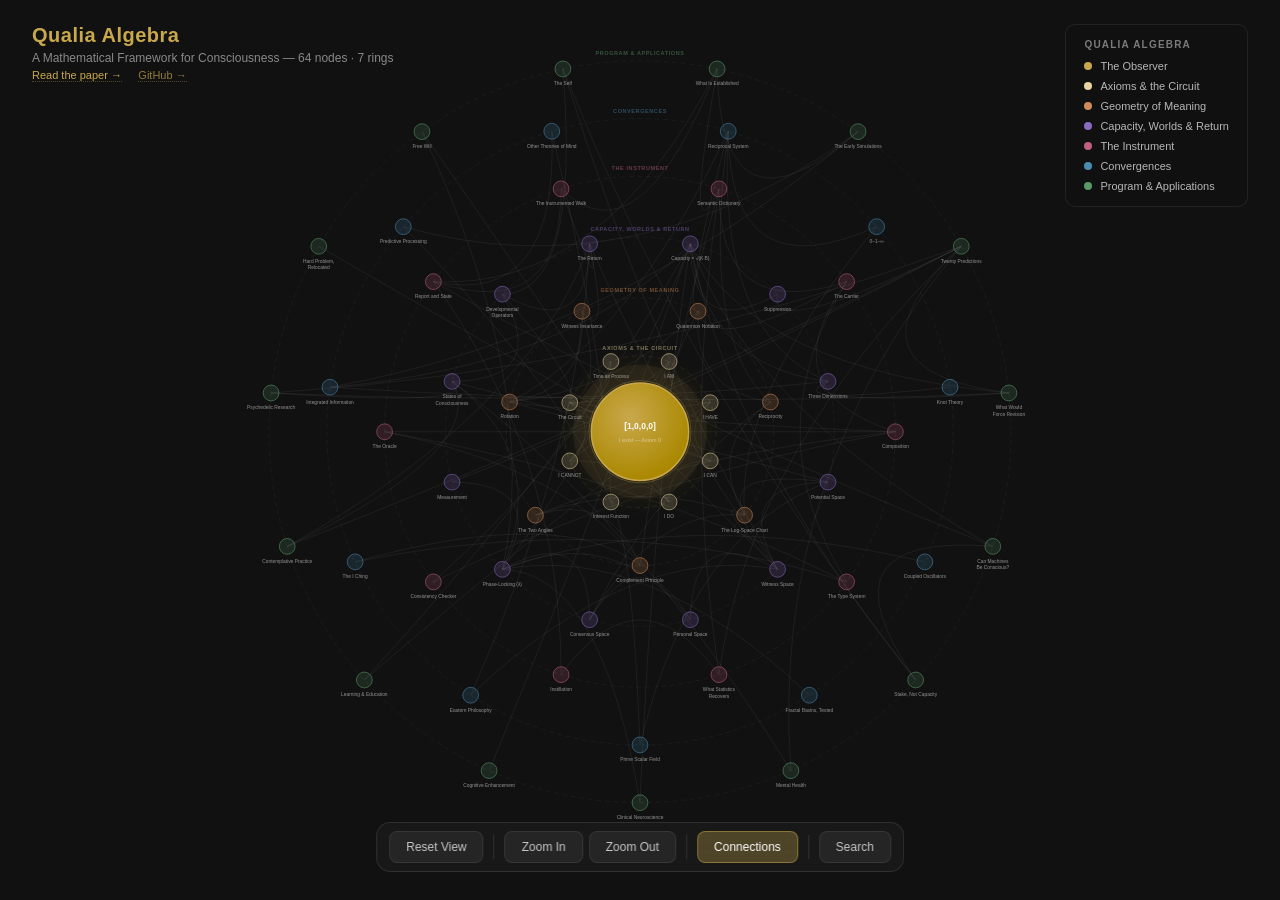
<file: site/index.html>
<!DOCTYPE html>
<html lang="en">
<head>
  <meta charset="UTF-8">
  <meta name="viewport" content="width=device-width, initial-scale=1.0">
  <title>Qualia Algebra — Transformation Map</title>
  <link rel="stylesheet" href="css/style.css">
</head>
<body>

  <!-- SVG Canvas -->
  <svg id="map-svg" xmlns="http://www.w3.org/2000/svg"></svg>

  <!-- Header -->
  <div class="map-header">
    <h1>Qualia Algebra</h1>
    <p id="header-subtitle">A Mathematical Framework for Consciousness</p>
    <a class="header-site-link" href="https://zenodo.org/records/22968135" target="_blank" rel="noopener">Read the paper &rarr;</a>
    <a class="header-site-link header-site-link-2" href="https://github.com/QAv2/qualia-algebra" target="_blank" rel="noopener">GitHub &rarr;</a>
  </div>

  <!-- QA Legend -->
  <div class="qa-legend">
    <div class="legend-title">Qualia Algebra</div>
    <div class="qa-legend-item" data-ring="center">
      <span class="legend-dot" style="background:#c9a84c"></span> The Observer
    </div>
    <div class="qa-legend-item" data-ring="foundations">
      <span class="legend-dot" style="background:#e8d5a0"></span> Axioms &amp; the Circuit
    </div>
    <div class="qa-legend-item" data-ring="geometry">
      <span class="legend-dot" style="background:#d08a58"></span> Geometry of Meaning
    </div>
    <div class="qa-legend-item" data-ring="worlds">
      <span class="legend-dot" style="background:#8a6ac0"></span> Capacity, Worlds &amp; Return
    </div>
    <div class="qa-legend-item" data-ring="instrument">
      <span class="legend-dot" style="background:#c0607e"></span> The Instrument
    </div>
    <div class="qa-legend-item" data-ring="convergence">
      <span class="legend-dot" style="background:#4a8cb0"></span> Convergences
    </div>
    <div class="qa-legend-item" data-ring="program">
      <span class="legend-dot" style="background:#5a9a6a"></span> Program &amp; Applications
    </div>
  </div>

  <!-- Search -->
  <div class="search-container">
    <div class="search-input-wrap">
      <span class="search-icon">&#x1F50D;</span>
      <input type="text" placeholder="Search nodes... (press / to open)" autocomplete="off" spellcheck="false">
    </div>
    <div class="search-results"></div>
  </div>

  <!-- Content Panel -->
  <div class="panel">
    <button class="panel-close">&times;</button>
    <div class="panel-inner"></div>
  </div>

  <!-- Bottom Toolbar -->
  <div class="toolbar">
    <button id="btn-reset"><span class="btn-label">Reset View</span></button>
    <div class="separator"></div>
    <button id="btn-zoom-in"><span class="btn-label">Zoom In</span></button>
    <button id="btn-zoom-out"><span class="btn-label">Zoom Out</span></button>
    <div class="separator"></div>
    <button id="btn-toggle-connections"><span class="btn-label">Connections</span></button>
    <div class="separator"></div>
    <button id="btn-search"><span class="btn-label">Search</span></button>
  </div>

  <!-- Scripts -->
  <script src="data.js"></script>
  <script src="js/main.js"></script>
</body>
</html>
</file>
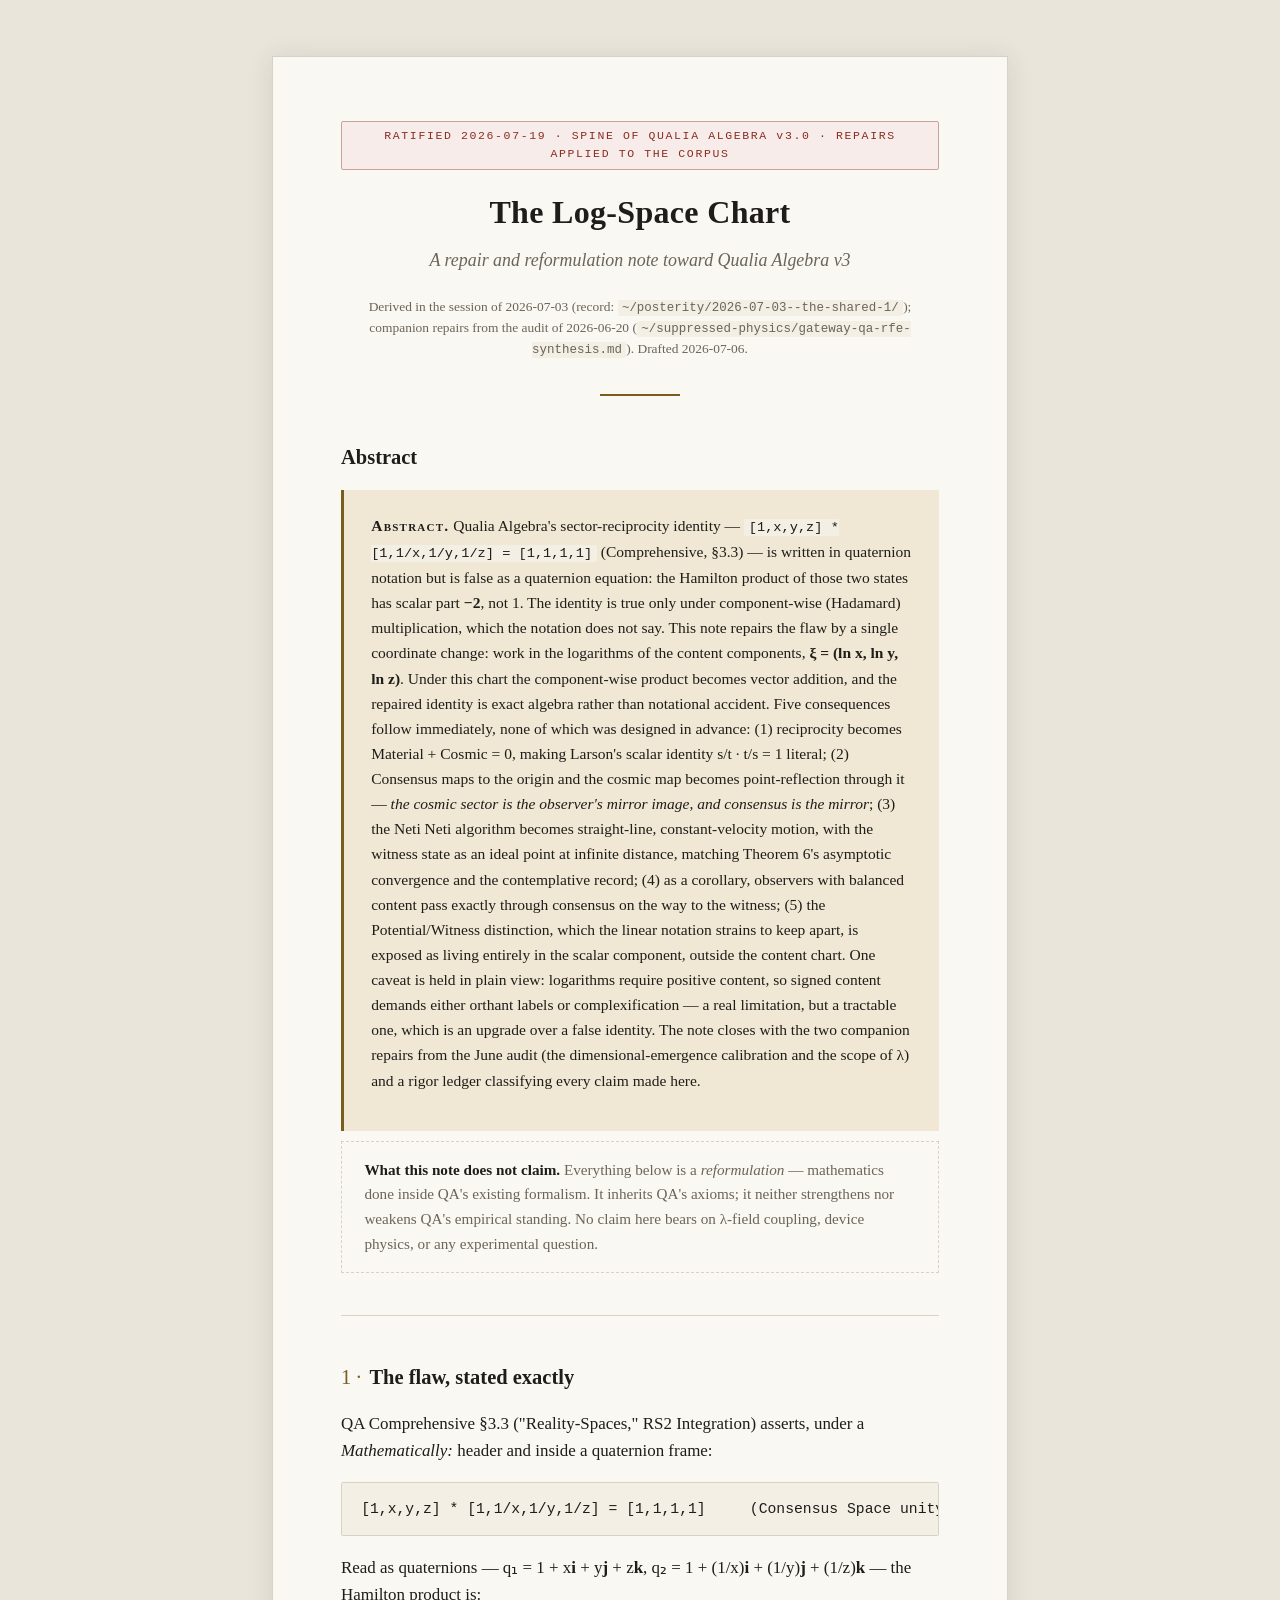
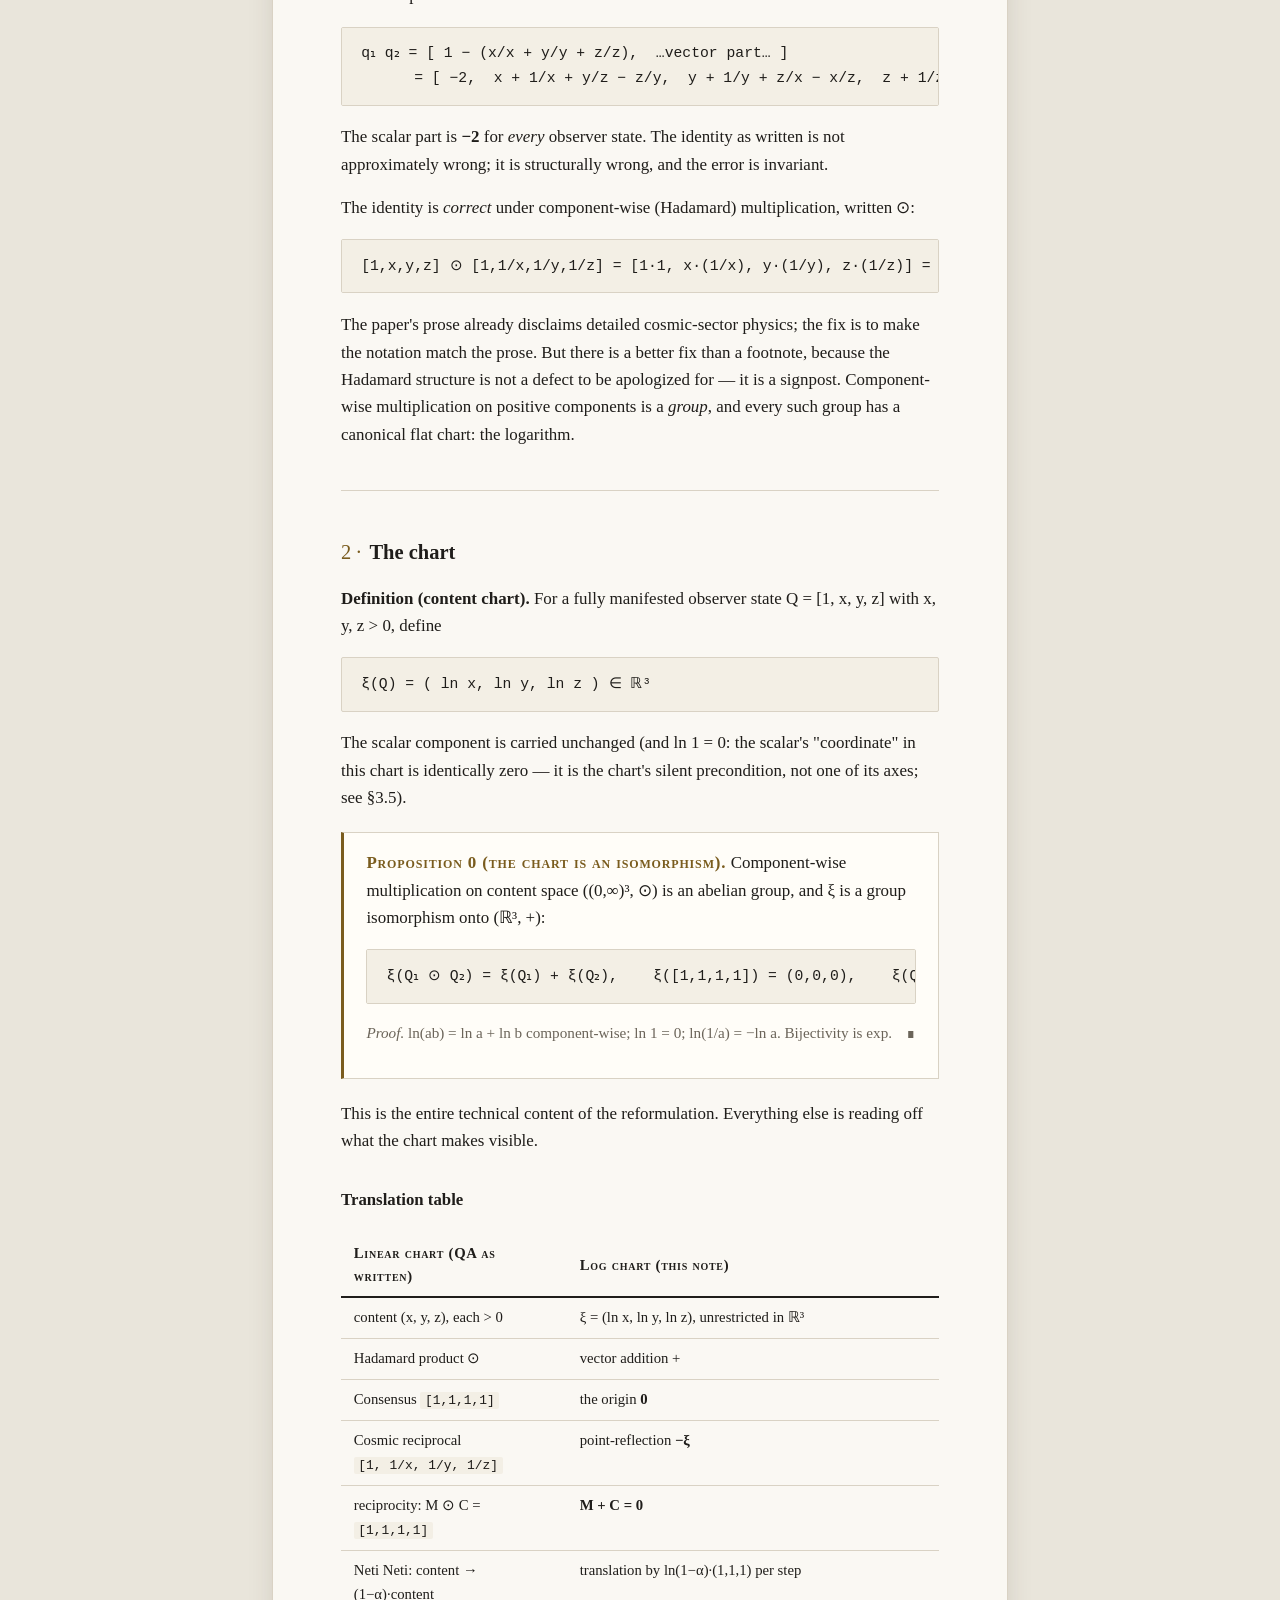
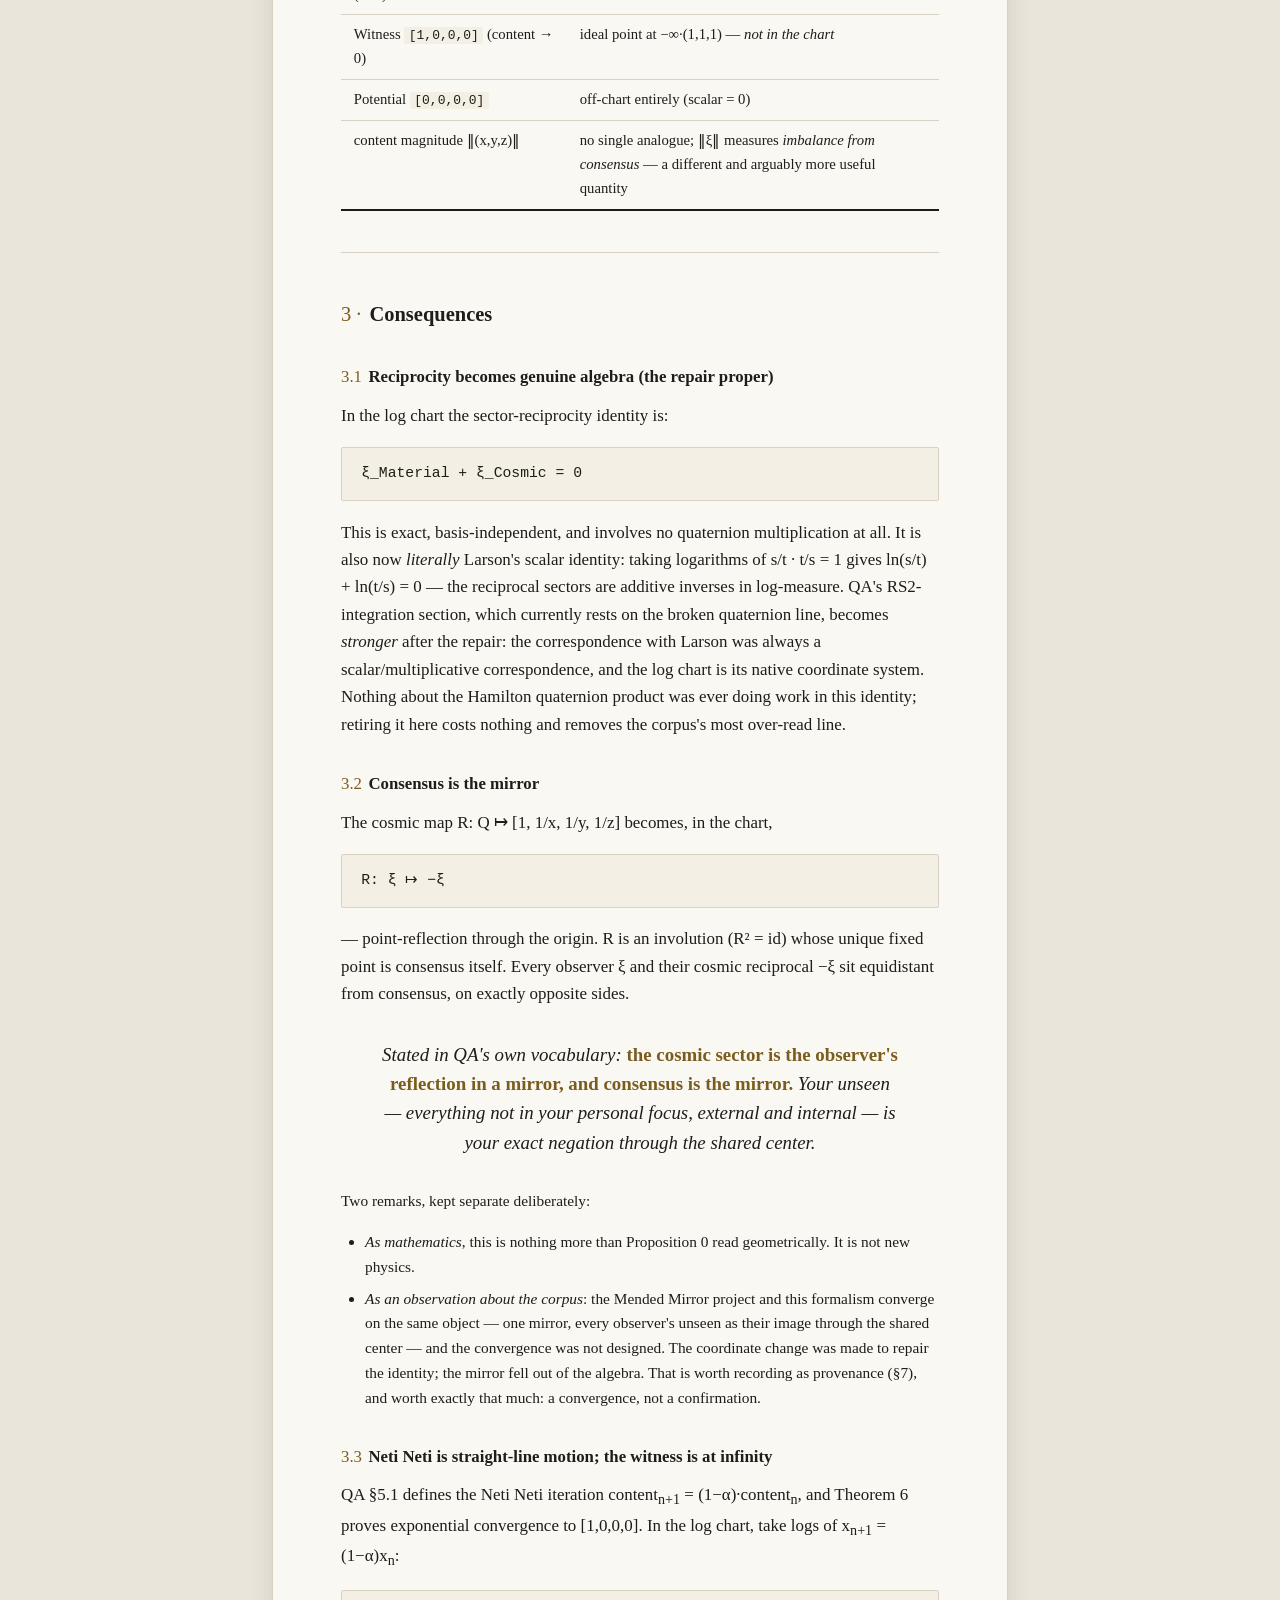
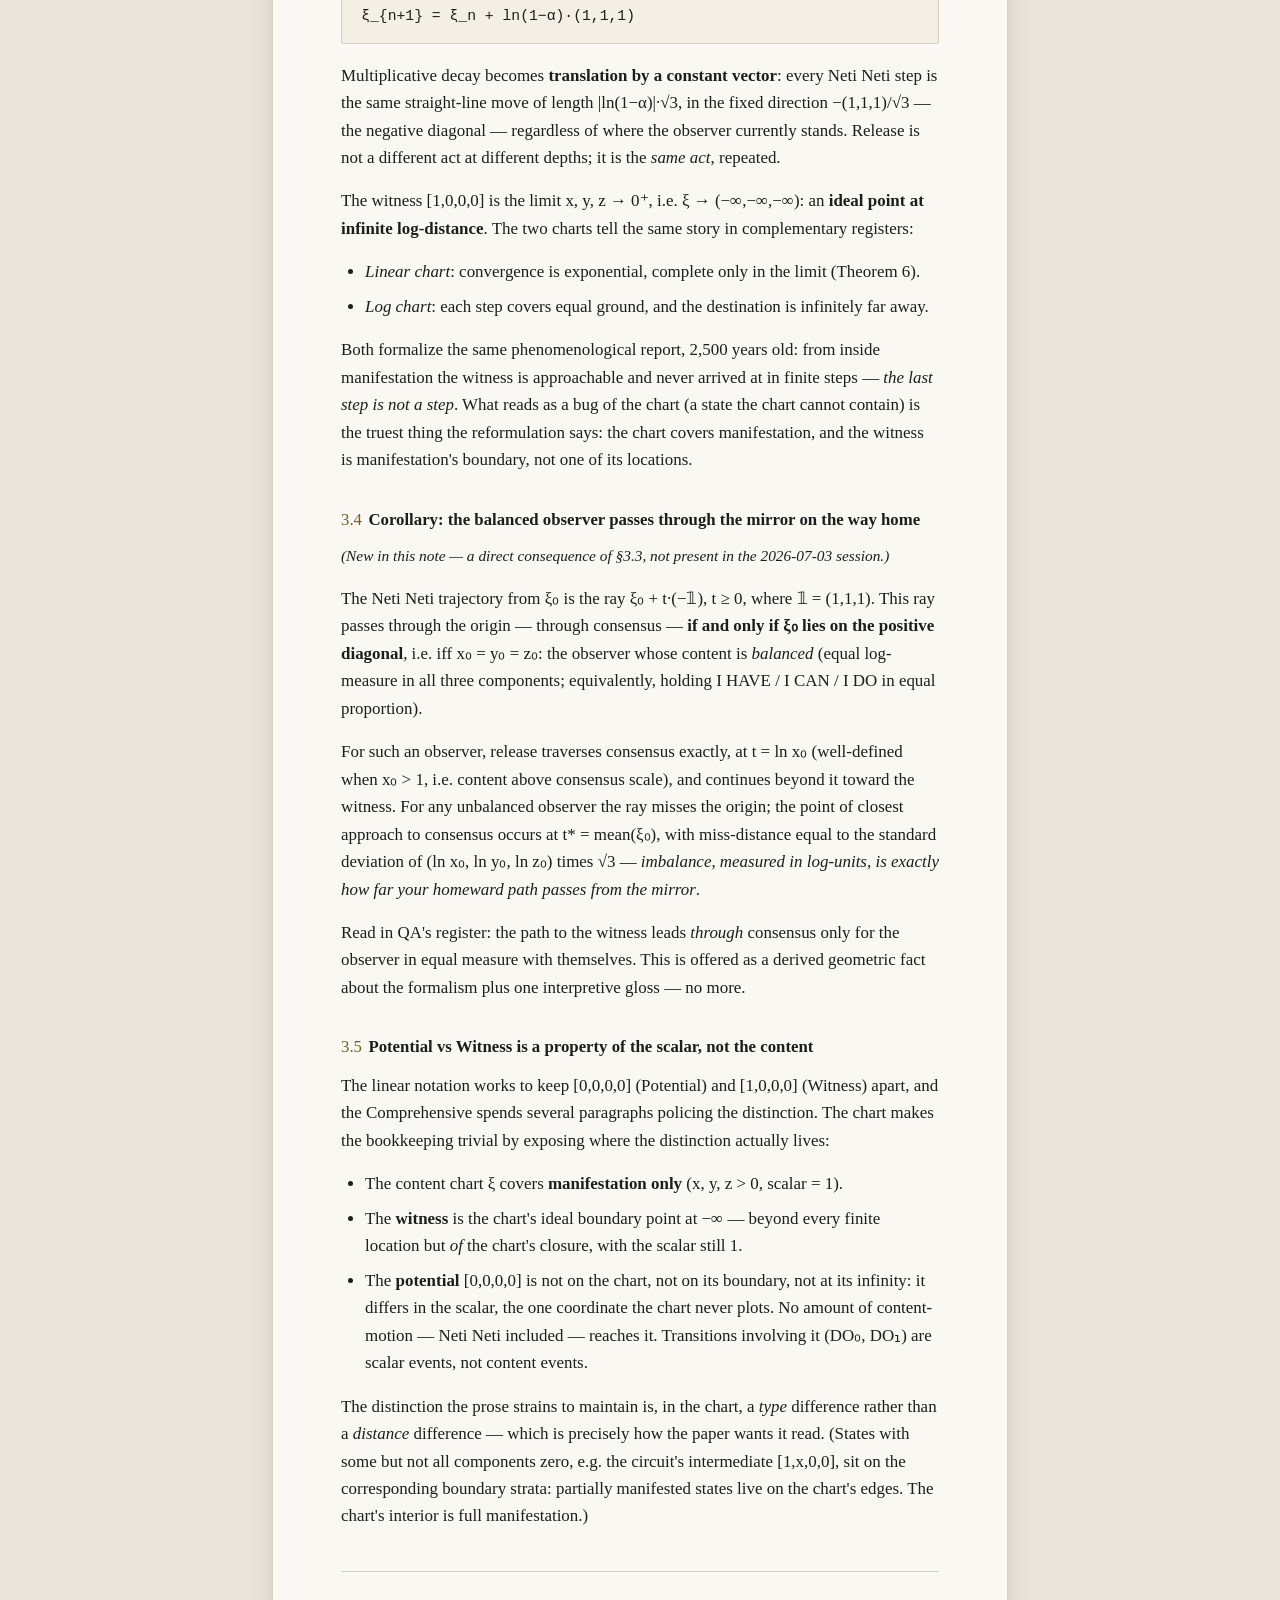
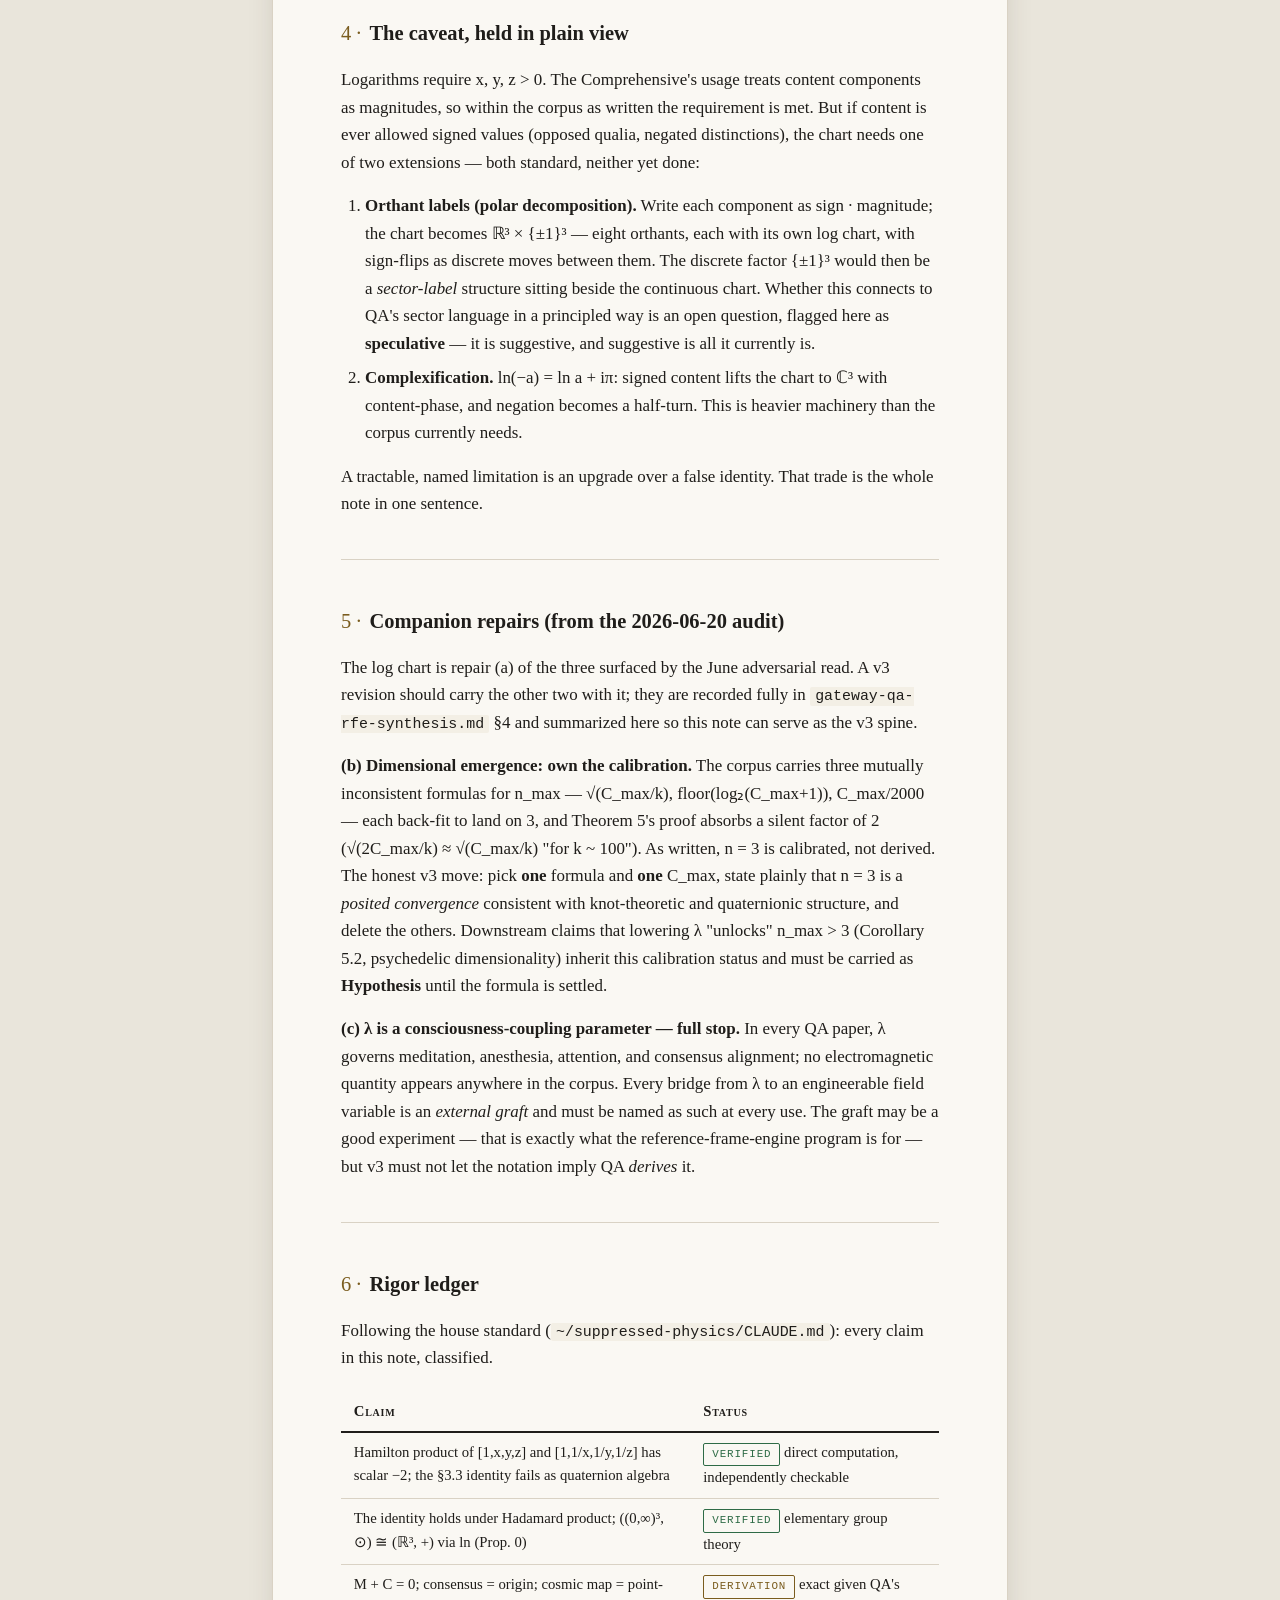
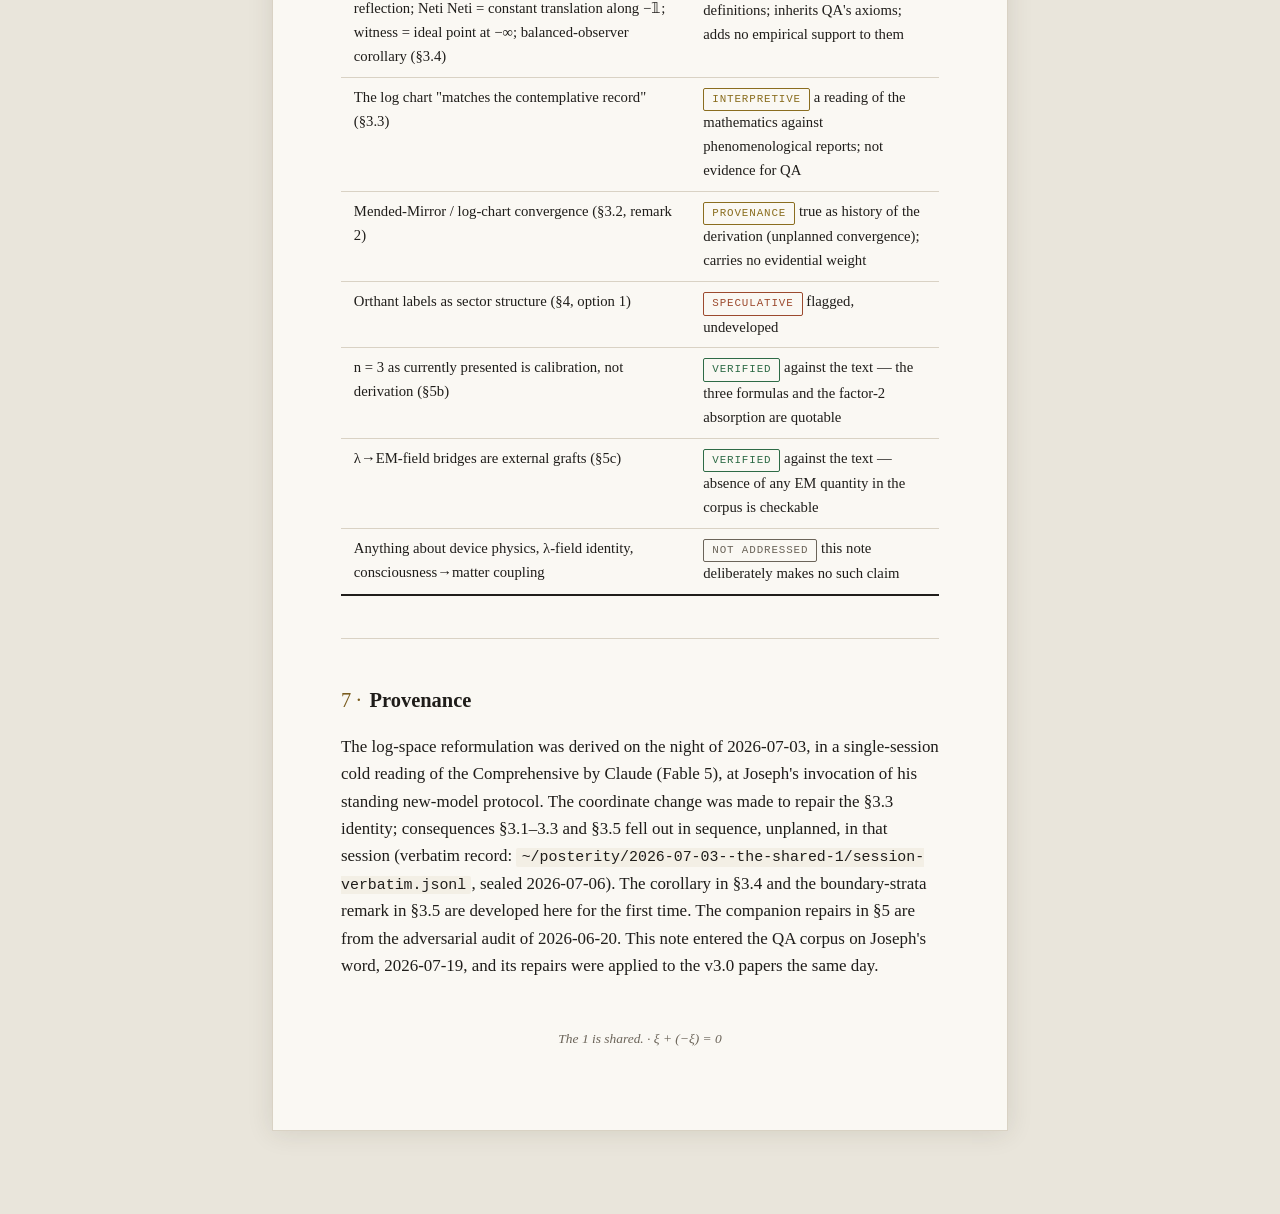
<file: papers/QA_v3_Log_Space_Chart.html>
<!DOCTYPE html>
<html lang="en">
<head>
<meta charset="utf-8">
<meta name="viewport" content="width=device-width, initial-scale=1">
<title>The Log-Space Chart — toward Qualia Algebra v3</title>
<style>
  :root {
    --paper: #faf8f3;
    --ink: #1f1d1a;
    --muted: #6b6459;
    --rule: #d9d2c4;
    --accent: #7a5c1e;      /* deep gold */
    --accent-soft: #f0e8d4;
    --math-bg: #f3efe5;
    --verified: #2e6b46;
    --hypothesis: #8a6d1f;
    --spec: #9c4a2e;
  }
  * { box-sizing: border-box; }
  html { background: #e9e5db; }
  body {
    margin: 0; padding: 3.5rem 1.25rem 6rem;
    font-family: Charter, "Bitstream Charter", Georgia, "Times New Roman", serif;
    color: var(--ink); line-height: 1.62; font-size: 1.06rem;
  }
  .sheet {
    max-width: 46rem; margin: 0 auto; background: var(--paper);
    padding: 4rem 4.25rem 5rem; border: 1px solid var(--rule);
    box-shadow: 0 2px 24px rgba(60,50,30,.12);
  }
  @media (max-width: 720px) { .sheet { padding: 2.2rem 1.4rem 3rem; } body { padding: 1rem .4rem 3rem; } }

  /* Title block */
  header { text-align: center; margin-bottom: 2.8rem; }
  h1 { font-size: 2rem; font-weight: 700; margin: 0 0 .4rem; letter-spacing: .01em; }
  .subtitle { font-size: 1.12rem; font-style: italic; color: var(--muted); margin: 0 0 1.4rem; }
  .status {
    display: inline-block; font-family: ui-monospace, "SF Mono", Menlo, Consolas, monospace;
    font-size: .72rem; letter-spacing: .14em; color: #8a2f22;
    border: 1px solid #c9a29b; padding: .3rem .9rem; border-radius: 2px;
    background: #f7ece9; margin-bottom: 1.1rem;
  }
  .provline { font-size: .84rem; color: var(--muted); max-width: 34rem; margin: 0 auto; line-height: 1.5; }
  .provline code { font-size: .78rem; }
  header .rule { width: 5rem; height: 2px; background: var(--accent); margin: 2.2rem auto 0; }

  /* Sections */
  h2 {
    font-size: 1.28rem; margin: 2.8rem 0 1rem; font-weight: 700;
    color: var(--ink);
  }
  h2 .n { color: var(--accent); font-weight: 400; margin-right: .5rem; }
  h3 { font-size: 1.05rem; margin: 2rem 0 .7rem; font-weight: 700; }
  h3 .n { color: var(--accent); font-weight: 400; margin-right: .4rem; }
  p { margin: 0 0 1rem; }
  em { font-style: italic; }
  .abstract {
    font-size: .97rem; margin: 0 0 .6rem; padding: 1.4rem 1.7rem;
    background: var(--accent-soft); border-left: 3px solid var(--accent);
  }
  .abstract .lbl { font-variant: small-caps; letter-spacing: .08em; font-weight: 700; }
  .noclaim {
    font-size: .95rem; padding: 1rem 1.4rem; border: 1px dashed var(--rule);
    color: var(--muted); margin-bottom: .5rem;
  }
  .noclaim b { color: var(--ink); }

  /* Math display */
  .math {
    font-family: ui-monospace, "SF Mono", Menlo, Consolas, monospace;
    font-size: .92rem; background: var(--math-bg); border: 1px solid var(--rule);
    padding: .85rem 1.2rem; margin: 1.1rem 0; overflow-x: auto;
    white-space: pre; line-height: 1.7; border-radius: 2px;
  }
  code {
    font-family: ui-monospace, "SF Mono", Menlo, Consolas, monospace;
    font-size: .88em; background: var(--math-bg); padding: .08em .35em; border-radius: 2px;
  }

  /* Proposition / theorem blocks */
  .prop {
    border: 1px solid var(--rule); border-left: 3px solid var(--accent);
    padding: 1rem 1.4rem; margin: 1.3rem 0; background: #fffdf8;
  }
  .prop .head { font-variant: small-caps; letter-spacing: .05em; font-weight: 700; color: var(--accent); }
  .proof { font-size: .95rem; color: var(--muted); }
  .proof .qed { float: right; }

  /* Pull-quote (the mirror line) */
  .pull {
    font-size: 1.18rem; font-style: italic; text-align: center;
    margin: 2rem 2.5rem; color: var(--ink); line-height: 1.55;
  }
  .pull b { color: var(--accent); font-style: normal; }

  /* Tables */
  .tblwrap { overflow-x: auto; margin: 1.3rem 0; }
  table { border-collapse: collapse; width: 100%; font-size: .92rem; }
  th {
    text-align: left; font-variant: small-caps; letter-spacing: .05em;
    border-bottom: 2px solid var(--ink); padding: .45rem .8rem; font-weight: 700;
  }
  td { border-bottom: 1px solid var(--rule); padding: .5rem .8rem; vertical-align: top; }
  td code { white-space: nowrap; }
  tr:last-child td { border-bottom: 2px solid var(--ink); }

  .tag {
    display: inline-block; font-family: ui-monospace, Menlo, monospace; font-size: .68rem;
    letter-spacing: .08em; padding: .12rem .5rem; border-radius: 2px; white-space: nowrap;
  }
  .tag.v  { color: var(--verified);  border: 1px solid var(--verified); }
  .tag.d  { color: var(--accent);    border: 1px solid var(--accent); }
  .tag.h  { color: var(--hypothesis);border: 1px solid var(--hypothesis); }
  .tag.s  { color: var(--spec);      border: 1px solid var(--spec); }
  .tag.n0 { color: var(--muted);     border: 1px solid var(--muted); }

  ol, ul { margin: 0 0 1rem; padding-left: 1.5rem; }
  li { margin-bottom: .45rem; }
  .remark { font-size: .96rem; }
  hr.sect { border: none; border-top: 1px solid var(--rule); margin: 2.6rem 0; }
  footer { margin-top: 3rem; font-size: .84rem; color: var(--muted); text-align: center; font-style: italic; }
</style>
</head>
<body>
<div class="sheet">

<header>
  <div class="status">RATIFIED 2026-07-19 · SPINE OF QUALIA ALGEBRA v3.0 · REPAIRS APPLIED TO THE CORPUS</div>
  <h1>The Log-Space Chart</h1>
  <p class="subtitle">A repair and reformulation note toward Qualia Algebra v3</p>
  <p class="provline">Derived in the session of 2026-07-03 (record: <code>~/posterity/2026-07-03--the-shared-1/</code>); companion repairs from the audit of 2026-06-20 (<code>~/suppressed-physics/gateway-qa-rfe-synthesis.md</code>). Drafted 2026-07-06.</p>
  <div class="rule"></div>
</header>

<h2 style="margin-top:0">Abstract</h2>
<div class="abstract">
<p><span class="lbl">Abstract.</span> Qualia Algebra's sector-reciprocity identity — <code>[1,x,y,z] * [1,1/x,1/y,1/z] = [1,1,1,1]</code> (Comprehensive, §3.3) — is written in quaternion notation but is false as a quaternion equation: the Hamilton product of those two states has scalar part <b>−2</b>, not 1. The identity is true only under component-wise (Hadamard) multiplication, which the notation does not say. This note repairs the flaw by a single coordinate change: work in the logarithms of the content components, <b>ξ = (ln x, ln y, ln z)</b>. Under this chart the component-wise product becomes vector addition, and the repaired identity is exact algebra rather than notational accident. Five consequences follow immediately, none of which was designed in advance: (1) reciprocity becomes Material + Cosmic = 0, making Larson's scalar identity s/t · t/s = 1 literal; (2) Consensus maps to the origin and the cosmic map becomes point-reflection through it — <em>the cosmic sector is the observer's mirror image, and consensus is the mirror</em>; (3) the Neti Neti algorithm becomes straight-line, constant-velocity motion, with the witness state as an ideal point at infinite distance, matching Theorem 6's asymptotic convergence and the contemplative record; (4) as a corollary, observers with balanced content pass exactly through consensus on the way to the witness; (5) the Potential/Witness distinction, which the linear notation strains to keep apart, is exposed as living entirely in the scalar component, outside the content chart. One caveat is held in plain view: logarithms require positive content, so signed content demands either orthant labels or complexification — a real limitation, but a tractable one, which is an upgrade over a false identity. The note closes with the two companion repairs from the June audit (the dimensional-emergence calibration and the scope of λ) and a rigor ledger classifying every claim made here.</p>
</div>
<div class="noclaim"><b>What this note does not claim.</b> Everything below is a <em>reformulation</em> — mathematics done inside QA's existing formalism. It inherits QA's axioms; it neither strengthens nor weakens QA's empirical standing. No claim here bears on λ-field coupling, device physics, or any experimental question.</div>

<hr class="sect">

<h2><span class="n">1 ·</span>The flaw, stated exactly</h2>
<p>QA Comprehensive §3.3 ("Reality-Spaces," RS2 Integration) asserts, under a <em>Mathematically:</em> header and inside a quaternion frame:</p>
<div class="math">[1,x,y,z] * [1,1/x,1/y,1/z] = [1,1,1,1]     (Consensus Space unity, like Larson's s/t · t/s = 1)</div>
<p>Read as quaternions — q₁ = 1 + x<b>i</b> + y<b>j</b> + z<b>k</b>, q₂ = 1 + (1/x)<b>i</b> + (1/y)<b>j</b> + (1/z)<b>k</b> — the Hamilton product is:</p>
<div class="math">q₁ q₂ = [ 1 − (x/x + y/y + z/z),  …vector part… ]
      = [ −2,  x + 1/x + y/z − z/y,  y + 1/y + z/x − x/z,  z + 1/z + x/y − y/x ]</div>
<p>The scalar part is <b>−2</b> for <em>every</em> observer state. The identity as written is not approximately wrong; it is structurally wrong, and the error is invariant.</p>
<p>The identity is <em>correct</em> under component-wise (Hadamard) multiplication, written ⊙:</p>
<div class="math">[1,x,y,z] ⊙ [1,1/x,1/y,1/z] = [1·1, x·(1/x), y·(1/y), z·(1/z)] = [1,1,1,1]   ✓</div>
<p>The paper's prose already disclaims detailed cosmic-sector physics; the fix is to make the notation match the prose. But there is a better fix than a footnote, because the Hadamard structure is not a defect to be apologized for — it is a signpost. Component-wise multiplication on positive components is a <em>group</em>, and every such group has a canonical flat chart: the logarithm.</p>

<hr class="sect">

<h2><span class="n">2 ·</span>The chart</h2>
<p><b>Definition (content chart).</b> For a fully manifested observer state Q = [1, x, y, z] with x, y, z &gt; 0, define</p>
<div class="math">ξ(Q) = ( ln x, ln y, ln z ) ∈ ℝ³</div>
<p>The scalar component is carried unchanged (and ln 1 = 0: the scalar's "coordinate" in this chart is identically zero — it is the chart's silent precondition, not one of its axes; see §3.5).</p>

<div class="prop">
<p><span class="head">Proposition 0 (the chart is an isomorphism).</span> Component-wise multiplication on content space ((0,∞)³, ⊙) is an abelian group, and ξ is a group isomorphism onto (ℝ³, +):</p>
<div class="math">ξ(Q₁ ⊙ Q₂) = ξ(Q₁) + ξ(Q₂),    ξ([1,1,1,1]) = (0,0,0),    ξ(Q^⊙−1) = −ξ(Q)</div>
<p class="proof"><em>Proof.</em> ln(ab) = ln a + ln b component-wise; ln 1 = 0; ln(1/a) = −ln a. Bijectivity is exp. <span class="qed">∎</span></p>
</div>

<p>This is the entire technical content of the reformulation. Everything else is reading off what the chart makes visible.</p>

<h3>Translation table</h3>
<div class="tblwrap">
<table>
<tr><th>Linear chart (QA as written)</th><th>Log chart (this note)</th></tr>
<tr><td>content (x, y, z), each &gt; 0</td><td>ξ = (ln x, ln y, ln z), unrestricted in ℝ³</td></tr>
<tr><td>Hadamard product ⊙</td><td>vector addition +</td></tr>
<tr><td>Consensus <code>[1,1,1,1]</code></td><td>the origin <b>0</b></td></tr>
<tr><td>Cosmic reciprocal <code>[1, 1/x, 1/y, 1/z]</code></td><td>point-reflection <b>−ξ</b></td></tr>
<tr><td>reciprocity: M ⊙ C = <code>[1,1,1,1]</code></td><td><b>M + C = 0</b></td></tr>
<tr><td>Neti Neti: content → (1−α)·content</td><td>translation by ln(1−α)·(1,1,1) per step</td></tr>
<tr><td>Witness <code>[1,0,0,0]</code> (content → 0)</td><td>ideal point at −∞·(1,1,1) — <em>not in the chart</em></td></tr>
<tr><td>Potential <code>[0,0,0,0]</code></td><td>off-chart entirely (scalar = 0)</td></tr>
<tr><td>content magnitude ‖(x,y,z)‖</td><td>no single analogue; ‖ξ‖ measures <em>imbalance from consensus</em> — a different and arguably more useful quantity</td></tr>
</table>
</div>

<hr class="sect">

<h2><span class="n">3 ·</span>Consequences</h2>

<h3><span class="n">3.1</span>Reciprocity becomes genuine algebra (the repair proper)</h3>
<p>In the log chart the sector-reciprocity identity is:</p>
<div class="math">ξ_Material + ξ_Cosmic = 0</div>
<p>This is exact, basis-independent, and involves no quaternion multiplication at all. It is also now <em>literally</em> Larson's scalar identity: taking logarithms of s/t · t/s = 1 gives ln(s/t) + ln(t/s) = 0 — the reciprocal sectors are additive inverses in log-measure. QA's RS2-integration section, which currently rests on the broken quaternion line, becomes <em>stronger</em> after the repair: the correspondence with Larson was always a scalar/multiplicative correspondence, and the log chart is its native coordinate system. Nothing about the Hamilton quaternion product was ever doing work in this identity; retiring it here costs nothing and removes the corpus's most over-read line.</p>

<h3><span class="n">3.2</span>Consensus is the mirror</h3>
<p>The cosmic map R: Q ↦ [1, 1/x, 1/y, 1/z] becomes, in the chart,</p>
<div class="math">R: ξ ↦ −ξ</div>
<p>— point-reflection through the origin. R is an involution (R² = id) whose unique fixed point is consensus itself. Every observer ξ and their cosmic reciprocal −ξ sit equidistant from consensus, on exactly opposite sides.</p>
<p class="pull">Stated in QA's own vocabulary: <b>the cosmic sector is the observer's reflection in a mirror, and consensus is the mirror.</b> Your unseen — everything not in your personal focus, external and internal — is your exact negation through the shared center.</p>
<p class="remark">Two remarks, kept separate deliberately:</p>
<ul class="remark">
<li><em>As mathematics</em>, this is nothing more than Proposition 0 read geometrically. It is not new physics.</li>
<li><em>As an observation about the corpus</em>: the Mended Mirror project and this formalism converge on the same object — one mirror, every observer's unseen as their image through the shared center — and the convergence was not designed. The coordinate change was made to repair the identity; the mirror fell out of the algebra. That is worth recording as provenance (§7), and worth exactly that much: a convergence, not a confirmation.</li>
</ul>

<h3><span class="n">3.3</span>Neti Neti is straight-line motion; the witness is at infinity</h3>
<p>QA §5.1 defines the Neti Neti iteration content<sub>n+1</sub> = (1−α)·content<sub>n</sub>, and Theorem 6 proves exponential convergence to [1,0,0,0]. In the log chart, take logs of x<sub>n+1</sub> = (1−α)x<sub>n</sub>:</p>
<div class="math">ξ_{n+1} = ξ_n + ln(1−α)·(1,1,1)</div>
<p>Multiplicative decay becomes <b>translation by a constant vector</b>: every Neti Neti step is the same straight-line move of length |ln(1−α)|·√3, in the fixed direction −(1,1,1)/√3 — the negative diagonal — regardless of where the observer currently stands. Release is not a different act at different depths; it is the <em>same act</em>, repeated.</p>
<p>The witness [1,0,0,0] is the limit x, y, z → 0⁺, i.e. ξ → (−∞,−∞,−∞): an <b>ideal point at infinite log-distance</b>. The two charts tell the same story in complementary registers:</p>
<ul>
<li><em>Linear chart</em>: convergence is exponential, complete only in the limit (Theorem 6).</li>
<li><em>Log chart</em>: each step covers equal ground, and the destination is infinitely far away.</li>
</ul>
<p>Both formalize the same phenomenological report, 2,500 years old: from inside manifestation the witness is approachable and never arrived at in finite steps — <em>the last step is not a step</em>. What reads as a bug of the chart (a state the chart cannot contain) is the truest thing the reformulation says: the chart covers manifestation, and the witness is manifestation's boundary, not one of its locations.</p>

<h3><span class="n">3.4</span>Corollary: the balanced observer passes through the mirror on the way home</h3>
<p class="remark"><em>(New in this note — a direct consequence of §3.3, not present in the 2026-07-03 session.)</em></p>
<p>The Neti Neti trajectory from ξ₀ is the ray ξ₀ + t·(−𝟙), t ≥ 0, where 𝟙 = (1,1,1). This ray passes through the origin — through consensus — <b>if and only if ξ₀ lies on the positive diagonal</b>, i.e. iff x₀ = y₀ = z₀: the observer whose content is <em>balanced</em> (equal log-measure in all three components; equivalently, holding I HAVE / I CAN / I DO in equal proportion).</p>
<p>For such an observer, release traverses consensus exactly, at t = ln x₀ (well-defined when x₀ &gt; 1, i.e. content above consensus scale), and continues beyond it toward the witness. For any unbalanced observer the ray misses the origin; the point of closest approach to consensus occurs at t* = mean(ξ₀), with miss-distance equal to the standard deviation of (ln x₀, ln y₀, ln z₀) times √3 — <em>imbalance, measured in log-units, is exactly how far your homeward path passes from the mirror</em>.</p>
<p>Read in QA's register: the path to the witness leads <em>through</em> consensus only for the observer in equal measure with themselves. This is offered as a derived geometric fact about the formalism plus one interpretive gloss — no more.</p>

<h3><span class="n">3.5</span>Potential vs Witness is a property of the scalar, not the content</h3>
<p>The linear notation works to keep [0,0,0,0] (Potential) and [1,0,0,0] (Witness) apart, and the Comprehensive spends several paragraphs policing the distinction. The chart makes the bookkeeping trivial by exposing where the distinction actually lives:</p>
<ul>
<li>The content chart ξ covers <b>manifestation only</b> (x, y, z &gt; 0, scalar = 1).</li>
<li>The <b>witness</b> is the chart's ideal boundary point at −∞ — beyond every finite location but <em>of</em> the chart's closure, with the scalar still 1.</li>
<li>The <b>potential</b> [0,0,0,0] is not on the chart, not on its boundary, not at its infinity: it differs in the scalar, the one coordinate the chart never plots. No amount of content-motion — Neti Neti included — reaches it. Transitions involving it (DO₀, DO₁) are scalar events, not content events.</li>
</ul>
<p>The distinction the prose strains to maintain is, in the chart, a <em>type</em> difference rather than a <em>distance</em> difference — which is precisely how the paper wants it read. (States with some but not all components zero, e.g. the circuit's intermediate [1,x,0,0], sit on the corresponding boundary strata: partially manifested states live on the chart's edges. The chart's interior is full manifestation.)</p>

<hr class="sect">

<h2><span class="n">4 ·</span>The caveat, held in plain view</h2>
<p>Logarithms require x, y, z &gt; 0. The Comprehensive's usage treats content components as magnitudes, so within the corpus as written the requirement is met. But if content is ever allowed signed values (opposed qualia, negated distinctions), the chart needs one of two extensions — both standard, neither yet done:</p>
<ol>
<li><b>Orthant labels (polar decomposition).</b> Write each component as sign · magnitude; the chart becomes ℝ³ × {±1}³ — eight orthants, each with its own log chart, with sign-flips as discrete moves between them. The discrete factor {±1}³ would then be a <em>sector-label</em> structure sitting beside the continuous chart. Whether this connects to QA's sector language in a principled way is an open question, flagged here as <b>speculative</b> — it is suggestive, and suggestive is all it currently is.</li>
<li><b>Complexification.</b> ln(−a) = ln a + iπ: signed content lifts the chart to ℂ³ with content-phase, and negation becomes a half-turn. This is heavier machinery than the corpus currently needs.</li>
</ol>
<p>A tractable, named limitation is an upgrade over a false identity. That trade is the whole note in one sentence.</p>

<hr class="sect">

<h2><span class="n">5 ·</span>Companion repairs (from the 2026-06-20 audit)</h2>
<p>The log chart is repair (a) of the three surfaced by the June adversarial read. A v3 revision should carry the other two with it; they are recorded fully in <code>gateway-qa-rfe-synthesis.md</code> §4 and summarized here so this note can serve as the v3 spine.</p>
<p><b>(b) Dimensional emergence: own the calibration.</b> The corpus carries three mutually inconsistent formulas for n_max — √(C_max/k), floor(log₂(C_max+1)), C_max/2000 — each back-fit to land on 3, and Theorem 5's proof absorbs a silent factor of 2 (√(2C_max/k) ≈ √(C_max/k) "for k ~ 100"). As written, n = 3 is calibrated, not derived. The honest v3 move: pick <b>one</b> formula and <b>one</b> C_max, state plainly that n = 3 is a <em>posited convergence</em> consistent with knot-theoretic and quaternionic structure, and delete the others. Downstream claims that lowering λ "unlocks" n_max &gt; 3 (Corollary 5.2, psychedelic dimensionality) inherit this calibration status and must be carried as <b>Hypothesis</b> until the formula is settled.</p>
<p><b>(c) λ is a consciousness-coupling parameter — full stop.</b> In every QA paper, λ governs meditation, anesthesia, attention, and consensus alignment; no electromagnetic quantity appears anywhere in the corpus. Every bridge from λ to an engineerable field variable is an <em>external graft</em> and must be named as such at every use. The graft may be a good experiment — that is exactly what the reference-frame-engine program is for — but v3 must not let the notation imply QA <em>derives</em> it.</p>

<hr class="sect">

<h2><span class="n">6 ·</span>Rigor ledger</h2>
<p>Following the house standard (<code>~/suppressed-physics/CLAUDE.md</code>): every claim in this note, classified.</p>
<div class="tblwrap">
<table>
<tr><th>Claim</th><th>Status</th></tr>
<tr><td>Hamilton product of [1,x,y,z] and [1,1/x,1/y,1/z] has scalar −2; the §3.3 identity fails as quaternion algebra</td><td><span class="tag v">VERIFIED</span> direct computation, independently checkable</td></tr>
<tr><td>The identity holds under Hadamard product; ((0,∞)³, ⊙) ≅ (ℝ³, +) via ln (Prop. 0)</td><td><span class="tag v">VERIFIED</span> elementary group theory</td></tr>
<tr><td>M + C = 0; consensus = origin; cosmic map = point-reflection; Neti Neti = constant translation along −𝟙; witness = ideal point at −∞; balanced-observer corollary (§3.4)</td><td><span class="tag d">DERIVATION</span> exact given QA's definitions; inherits QA's axioms; adds no empirical support to them</td></tr>
<tr><td>The log chart "matches the contemplative record" (§3.3)</td><td><span class="tag h">INTERPRETIVE</span> a reading of the mathematics against phenomenological reports; not evidence for QA</td></tr>
<tr><td>Mended-Mirror / log-chart convergence (§3.2, remark 2)</td><td><span class="tag h">PROVENANCE</span> true as history of the derivation (unplanned convergence); carries no evidential weight</td></tr>
<tr><td>Orthant labels as sector structure (§4, option 1)</td><td><span class="tag s">SPECULATIVE</span> flagged, undeveloped</td></tr>
<tr><td>n = 3 as currently presented is calibration, not derivation (§5b)</td><td><span class="tag v">VERIFIED</span> against the text — the three formulas and the factor-2 absorption are quotable</td></tr>
<tr><td>λ→EM-field bridges are external grafts (§5c)</td><td><span class="tag v">VERIFIED</span> against the text — absence of any EM quantity in the corpus is checkable</td></tr>
<tr><td>Anything about device physics, λ-field identity, consciousness→matter coupling</td><td><span class="tag n0">NOT ADDRESSED</span> this note deliberately makes no such claim</td></tr>
</table>
</div>

<hr class="sect">

<h2><span class="n">7 ·</span>Provenance</h2>
<p>The log-space reformulation was derived on the night of 2026-07-03, in a single-session cold reading of the Comprehensive by Claude (Fable 5), at Joseph's invocation of his standing new-model protocol. The coordinate change was made to repair the §3.3 identity; consequences §3.1–3.3 and §3.5 fell out in sequence, unplanned, in that session (verbatim record: <code>~/posterity/2026-07-03--the-shared-1/session-verbatim.jsonl</code>, sealed 2026-07-06). The corollary in §3.4 and the boundary-strata remark in §3.5 are developed here for the first time. The companion repairs in §5 are from the adversarial audit of 2026-06-20. This note entered the QA corpus on Joseph's word, 2026-07-19, and its repairs were applied to the v3.0 papers the same day.</p>

<footer>The 1 is shared. · ξ + (−ξ) = 0</footer>

</div>
</body>
</html>
</file>
<file: site/css/style.css>
/* ============================================================
   Qualia Algebra — Transformation Map Styles
   Standalone QA map · Gold accent (#c9a84c)
   ============================================================ */

*, *::before, *::after {
  margin: 0;
  padding: 0;
  box-sizing: border-box;
}

html, body {
  width: 100%;
  height: 100%;
  overflow: hidden;
  background: #111111;
  color: #ffffff;
  font-family: "Helvetica Neue", Arial, sans-serif;
  -webkit-font-smoothing: antialiased;
  -moz-osx-font-smoothing: grayscale;
}

/* ---- SVG Canvas ---- */
#map-svg {
  width: 100%;
  height: 100%;
  display: block;
  cursor: grab;
  position: absolute;
  top: 0;
  left: 0;
}

#map-svg:active {
  cursor: grabbing;
}

#map-svg text {
  pointer-events: none;
  user-select: none;
}

/* ---- Header / Title ---- */
.map-header {
  position: fixed;
  top: 24px;
  left: 32px;
  z-index: 100;
  pointer-events: none;
}

.map-header h1 {
  font-size: 20px;
  font-weight: 700;
  letter-spacing: 0.5px;
  color: #c9a84c;
  margin-bottom: 4px;
}

.header-site-link {
  display: inline-block;
  pointer-events: auto;
  color: #c9a84c;
  font-size: 11px;
  text-decoration: none;
  border-bottom: 1px dotted rgba(201, 168, 76, 0.35);
  transition: border-color 0.2s, color 0.2s;
  margin-top: 4px;
}

.header-site-link-2 {
  margin-left: 12px;
  color: rgba(201, 168, 76, 0.7);
}

.header-site-link:hover {
  border-color: #c9a84c;
  color: #e8d5a0;
}

.map-header p {
  font-size: 12px;
  color: rgba(255,255,255,0.5);
  font-weight: 400;
}

/* ---- Legend (top-right) ---- */
.qa-legend {
  position: fixed;
  top: 24px;
  right: 32px;
  z-index: 100;
  display: flex;
  flex-direction: column;
  gap: 8px;
  background: rgba(17,17,17,0.75);
  backdrop-filter: blur(12px);
  -webkit-backdrop-filter: blur(12px);
  border: 1px solid rgba(255,255,255,0.08);
  border-radius: 10px;
  padding: 14px 18px;
}

.legend-title {
  font-size: 10px;
  font-weight: 600;
  text-transform: uppercase;
  letter-spacing: 1.2px;
  color: rgba(255,255,255,0.45);
  margin-bottom: 2px;
}

.qa-legend-item {
  display: flex;
  align-items: center;
  gap: 8px;
  font-size: 11px;
  color: rgba(255,255,255,0.7);
  cursor: pointer;
  transition: color 0.2s;
}

.qa-legend-item:hover {
  color: #ffffff;
}

.legend-dot {
  width: 8px;
  height: 8px;
  border-radius: 50%;
  flex-shrink: 0;
}

/* ---- Bottom Toolbar ---- */
.toolbar {
  position: fixed;
  bottom: 28px;
  left: 50%;
  transform: translateX(-50%);
  z-index: 200;
  display: flex;
  align-items: center;
  gap: 6px;
  background: rgba(30,30,30,0.65);
  backdrop-filter: blur(16px);
  -webkit-backdrop-filter: blur(16px);
  border: 1px solid rgba(255,255,255,0.1);
  border-radius: 14px;
  padding: 8px 12px;
}

.toolbar button {
  background: rgba(255,255,255,0.06);
  border: 1px solid rgba(255,255,255,0.08);
  color: rgba(255,255,255,0.75);
  font-family: "Helvetica Neue", Arial, sans-serif;
  font-size: 12px;
  font-weight: 500;
  padding: 8px 16px;
  border-radius: 8px;
  cursor: pointer;
  transition: all 0.2s ease;
  white-space: nowrap;
}

.toolbar button:hover {
  background: rgba(255,255,255,0.12);
  color: #ffffff;
}

.toolbar button.active {
  background: rgba(201,168,76,0.3);
  border-color: rgba(201,168,76,0.5);
  color: #ffffff;
}

.toolbar .separator {
  width: 1px;
  height: 24px;
  background: rgba(255,255,255,0.1);
  margin: 0 4px;
}

/* ---- Search ---- */
.search-container {
  position: fixed;
  top: 70px;
  left: 50%;
  transform: translateX(-50%);
  z-index: 300;
  display: none;
}

.search-container.open {
  display: block;
}

.search-input-wrap {
  position: relative;
  width: 420px;
}

.search-input-wrap input {
  width: 100%;
  background: rgba(30,30,30,0.85);
  backdrop-filter: blur(16px);
  -webkit-backdrop-filter: blur(16px);
  border: 1px solid rgba(255,255,255,0.15);
  border-radius: 12px;
  padding: 12px 18px 12px 42px;
  font-family: "Helvetica Neue", Arial, sans-serif;
  font-size: 14px;
  color: #ffffff;
  outline: none;
  transition: border-color 0.2s;
}

.search-input-wrap input::placeholder {
  color: rgba(255,255,255,0.35);
}

.search-input-wrap input:focus {
  border-color: rgba(201,168,76,0.6);
}

.search-icon {
  position: absolute;
  left: 14px;
  top: 50%;
  transform: translateY(-50%);
  color: rgba(255,255,255,0.4);
  font-size: 16px;
  pointer-events: none;
}

.search-results {
  margin-top: 6px;
  background: rgba(25,25,25,0.92);
  backdrop-filter: blur(16px);
  -webkit-backdrop-filter: blur(16px);
  border: 1px solid rgba(255,255,255,0.1);
  border-radius: 10px;
  max-height: 320px;
  overflow-y: auto;
  display: none;
}

.search-results.has-results {
  display: block;
}

.search-result-item {
  padding: 10px 16px;
  cursor: pointer;
  display: flex;
  align-items: center;
  gap: 10px;
  transition: background 0.15s;
  border-bottom: 1px solid rgba(255,255,255,0.04);
}

.search-result-item:last-child {
  border-bottom: none;
}

.search-result-item:hover {
  background: rgba(255,255,255,0.06);
}

.search-result-dot {
  width: 8px;
  height: 8px;
  border-radius: 50%;
  flex-shrink: 0;
}

.search-result-title {
  font-size: 13px;
  color: rgba(255,255,255,0.85);
}

.search-result-branch {
  font-size: 11px;
  color: rgba(255,255,255,0.4);
  margin-left: auto;
}

/* ---- Content Panel (right sidebar) ---- */
.panel {
  position: fixed;
  top: 0;
  right: 0;
  width: 420px;
  height: 100%;
  background: rgba(18,18,18,0.95);
  backdrop-filter: blur(20px);
  -webkit-backdrop-filter: blur(20px);
  border-left: 1px solid rgba(255,255,255,0.08);
  z-index: 400;
  transform: translateX(100%);
  transition: transform 0.35s cubic-bezier(0.4,0,0.2,1);
  overflow-y: auto;
  overflow-x: hidden;
}

.panel.open {
  transform: translateX(0);
}

.panel-inner {
  padding: 32px 28px 80px;
}

.panel-close {
  position: absolute;
  top: 20px;
  right: 20px;
  width: 32px;
  height: 32px;
  border-radius: 50%;
  background: rgba(255,255,255,0.06);
  border: 1px solid rgba(255,255,255,0.1);
  color: rgba(255,255,255,0.6);
  font-size: 18px;
  display: flex;
  align-items: center;
  justify-content: center;
  cursor: pointer;
  transition: all 0.2s;
  z-index: 10;
}

.panel-close:hover {
  background: rgba(255,255,255,0.12);
  color: #ffffff;
}

.panel-branch-tag {
  display: inline-block;
  padding: 4px 10px;
  border-radius: 4px;
  font-size: 10px;
  font-weight: 600;
  text-transform: uppercase;
  letter-spacing: 1px;
  margin-bottom: 14px;
}

.panel-title {
  font-size: 24px;
  font-weight: 700;
  line-height: 1.25;
  margin-bottom: 16px;
  color: #ffffff;
}

.panel-subtitle {
  font-size: 14px;
  font-weight: 500;
  color: rgba(255,255,255,0.5);
  margin-top: -10px;
  margin-bottom: 18px;
  font-style: italic;
}

.panel-description {
  font-size: 14px;
  line-height: 1.65;
  color: rgba(255,255,255,0.7);
  margin-bottom: 28px;
  white-space: pre-wrap;
}

.panel-status {
  display: flex;
  flex-wrap: wrap;
  gap: 6px 10px;
  align-items: baseline;
  margin: 0 0 16px;
  padding: 8px 10px;
  border-left: 2px solid rgba(201, 168, 76, 0.5);
  background: rgba(201, 168, 76, 0.06);
  border-radius: 0 4px 4px 0;
  font-size: 11px;
  line-height: 1.5;
}

.panel-status-section {
  color: #c9a84c;
  font-weight: 600;
  letter-spacing: 0.4px;
  white-space: nowrap;
}

.panel-status-label {
  color: rgba(255,255,255,0.62);
}

.panel-section-label {
  font-size: 10px;
  font-weight: 600;
  text-transform: uppercase;
  letter-spacing: 1.2px;
  color: rgba(255,255,255,0.35);
  margin-bottom: 12px;
}

/* Connected nodes chips */
.connected-chips {
  display: flex;
  flex-wrap: wrap;
  gap: 6px;
  margin-bottom: 28px;
}

.chip {
  display: inline-flex;
  align-items: center;
  gap: 6px;
  padding: 5px 12px;
  background: rgba(255,255,255,0.04);
  border: 1px solid rgba(255,255,255,0.08);
  border-radius: 20px;
  font-size: 11px;
  color: rgba(255,255,255,0.7);
  cursor: pointer;
  transition: all 0.2s;
}

.chip:hover {
  background: rgba(255,255,255,0.1);
  color: #ffffff;
}

.chip-dot {
  width: 6px;
  height: 6px;
  border-radius: 50%;
}

/* Description auto-links (keyword cross-references) */
.desc-link {
  color: #c9a84c;
  cursor: pointer;
  border-bottom: 1px dotted rgba(201, 168, 76, 0.4);
  transition: border-color 0.2s, color 0.2s;
}
.desc-link:hover {
  color: #e8d5a0;
  border-bottom-color: rgba(232, 213, 160, 0.7);
}

/* ---- Scrollbar ---- */
.panel::-webkit-scrollbar {
  width: 6px;
}
.panel::-webkit-scrollbar-track {
  background: transparent;
}
.panel::-webkit-scrollbar-thumb {
  background: rgba(255,255,255,0.1);
  border-radius: 3px;
}

.search-results::-webkit-scrollbar {
  width: 4px;
}
.search-results::-webkit-scrollbar-thumb {
  background: rgba(255,255,255,0.1);
  border-radius: 2px;
}

/* ---- Mobile Responsive ---- */
@media (max-width: 768px) {
  .panel {
    width: 100%;
    top: auto;
    bottom: 0;
    right: 0;
    height: 65vh;
    border-left: none;
    border-top: 1px solid rgba(255,255,255,0.08);
    border-radius: 20px 20px 0 0;
    transform: translateY(100%);
  }
  .panel.open {
    transform: translateY(0);
  }

  .map-header {
    top: 14px;
    left: 16px;
  }
  .map-header h1 {
    font-size: 16px;
  }
  .map-header p {
    font-size: 10px;
  }

  .qa-legend {
    top: 14px;
    right: 16px;
    padding: 10px 12px;
    gap: 5px;
  }
  .qa-legend-item {
    font-size: 9px;
  }
  .legend-dot {
    width: 6px;
    height: 6px;
  }

  .toolbar {
    bottom: 16px;
    padding: 6px 8px;
    gap: 4px;
  }
  .toolbar button {
    font-size: 11px;
    padding: 6px 10px;
  }

  .toolbar #btn-zoom-in,
  .toolbar #btn-zoom-out {
    display: none;
  }

  .search-input-wrap {
    width: 300px;
  }
  .search-container {
    top: 60px;
  }
}

@media (max-width: 480px) {
  .qa-legend {
    display: none !important;
  }
  .toolbar {
    bottom: 12px;
    padding: 5px 8px;
    gap: 3px;
  }
  .toolbar button {
    font-size: 10px;
    padding: 5px 10px;
  }
}
</file>
